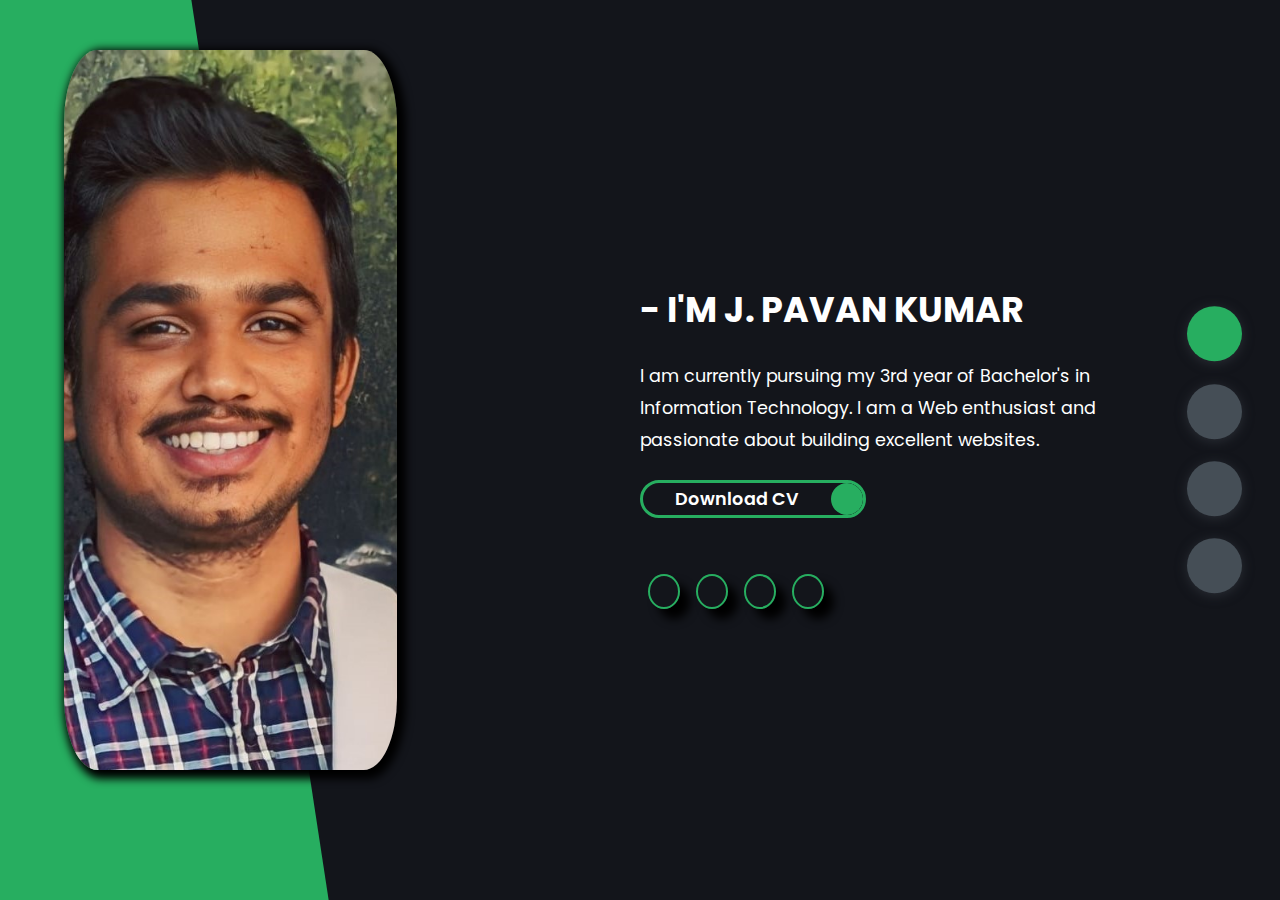
<file: index.html>
<html lang="en">
<head>
    <meta charset="UTF-8">
    <meta http-equiv="X-UA-Compatible" content="IE=edge">
    <meta name="viewport" content="width=device-width, initial-scale=1.0">
    <title>Pavan's Portfolio</title>
    <link rel="stylesheet" href="styles/styles.css">
    <link rel="preconnect" href="https://fonts.googleapis.com">
    <link rel="preconnect" href="https://fonts.gstatic.com" crossorigin>
    <link rel="stylesheet" href="https://cdnjs.cloudflare.com/ajax/libs/font-awesome/6.4.0/css/all.min.css" integrity="sha512-iecdLmaskl7CVkqkXNQ/ZH/XLlvWZOJyj7Yy7tcenmpD1ypASozpmT/E0iPtmFIB46ZmdtAc9eNBvH0H/ZpiBw==" crossorigin="anonymous" referrerpolicy="no-referrer" />
    <link href='https://fonts.googleapis.com/css?family=Poppins' rel='stylesheet'>
    
</head>
<body class="main-content" >
    <header class="section sec1 header active" id="home">
        <div class="header-content">
            <div class="left-header">
                <div class="h-shape"></div>
                <div class="image">
                    <img src="images/pavan_pic_new.jpg" alt="">
                </div>
            </div>
            <div class="right-header">
                <h1 class="name">
                    - I'M <span>J. PAVAN KUMAR</span> 
                </h1>
                <p>I am currently pursuing my 3rd year of Bachelor's in Information Technology. I am a Web enthusiast and passionate about building excellent websites.</p>
                <div class="btn-container">
                    <a href="pavanresumewithpic.pdf" download class="main-btn">
                      <span class="btn-text">Download CV</span>
                        <span class="btn-icon"><i class="fas fa-download"></i></span>
                    </a>
                </div>
                <div class="myicons">
                    <div class="icons">
                     <a href="https://github.com/pavankumarjinde" target="_blank"><i class="fa-brands fa-github"></i></a>   
                    </div>
                    <div class="icons">
                      <a href="https://www.linkedin.com/in/jinde-pavan-kumar-bb9a91213/
                      " target="_blank"><i class="fa-brands fa-linkedin"></i></a>  
                    </div>
                    <div class="icons">
                       <a href="https://www.instagram.com/pavankumarjinde_7/" target="_blank"><i class="fa-brands fa-instagram"></i></a> 
                    </div>
                    <div class="icons">
                       <a href="https://twitter.com/rollarappa007" target="_blank"><i class="fa-brands fa-twitter"></i></a> 
                    </div>
            </div>
            
            </div>
        </div>
        
    </header>
    <main>
        <section class="section sec2 about" id="about">
            <div class="main-title">
                <h2>About <span>me</span></h2>
            </div>
            <div class="about-container">
                <div class="left-about">
                    <h4>Information about me</h4>
                    <p>As a Web Development enthusiast, I bring a unique blend of technical skills and academic knowledge to the table. Proficient in HTML, CSS and JavaScript, currently pursuing a degree in Information Technology, with a focus on Web Development.
                        <br><br>
                        Detail-oriented and dedicated to delivering high-quality work. This is my portfolio cum blog website, where I post my blogs in the other section. I have combined my Web Development and content-creation skills in making this a good blogging website.
                    <br><br> Please do check out my resume in the below link.
                    </p>
                    <div class="btn-container">
                        <a href="pavanresumewithpic.pdf" download class="main-btn">
                            <span class="btn-text">Download CV</span>
                            <span class="btn-icon">
                                <i class="fas fa-download"></i>
                            </span>
                        </a>
                    </div>
                </div>
                <!-- <div class="right-about">
                    <div class="about-item">
                        <div class="abt-text">
                            <p class="large-text">
                                10+
                            </p> 
                            <p class="small-text">
                                Projects <br>Completed
                            </p>
                        </div>
                    </div>
                    <div class="about-item">
                        <div class="abt-text">
                            <p class="large-text">
                                10+
                            </p> 
                            <p class="small-text">
                                Projects <br>Completed
                            </p>
                        </div>
                    </div>
                    <div class="about-item">
                        <div class="abt-text">
                            <p class="large-text">
                                10+
                            </p> 
                            <p class="small-text">
                                Projects <br>Completed
                            </p>
                        </div>
                    </div>
                    <div class="about-item">
                        <div class="abt-text">
                            <p class="large-text">
                                10+
                            </p> 
                            <p class="small-text">
                                Projects <br>Completed
                            </p>
                        </div>
                    </div>
                </div> -->
                
            </div>
            <div class="about-stats">
                <h4 class="stat-title">My Skills</h4>
                <div class="progress-bars">
                    <div class="progress-bar">
                        <p class="prog-title">C</p>
                        <div class="progress-con">
                            <p class="prog-text">95%</p>
                            <div class="progress">
                                <span></span>
                            </div>
                        </div>
                    </div>
                    <div class="progress-bar">
                        <p class="prog-title">html5</p>
                        <div class="progress-con">
                            <p class="prog-text">90%</p>
                            <div class="progress">
                                <span></span>
                            </div>
                        </div>
                    </div>
                    <div class="progress-bar">
                        <p class="prog-title">Python</p>
                        <div class="progress-con">
                            <p class="prog-text">70%</p>
                            <div class="progress">
                                <span></span>
                            </div>
                        </div>
                    </div>
                    <div class="progress-bar">
                        <p class="prog-title">css</p>
                        <div class="progress-con">
                            <p class="prog-text">80%</p>
                            <div class="progress">
                                <span></span>
                            </div>
                        </div>
                    </div>
                    <div class="progress-bar">
                        <p class="prog-title">Java</p>
                        <div class="progress-con">
                            <p class="prog-text">60%</p>
                            <div class="progress">
                                <span></span>
                            </div>
                        </div>
                    </div>
                    <div class="progress-bar">
                        <p class="prog-title">JavaScript</p>
                        <div class="progress-con">
                            <p class="prog-text">68%</p>
                            <div class="progress">
                                <span></span>
                            </div>
                        </div>
                    </div>
                    
                    
                </div>
            </div>
            <h4 class="stat-title">My timeline</h4>
            <div class="timeline">
                <div class="timeline-item">
                    <div class="tl-icon">
                        <i class="fas fa-briefcase"></i>
                    </div>
                    <p class="tl-duration">
                        2009-2018
                    </p>
                    <h5>DAV PUBLIC SCHOOL<span>- 10th</span></h5>
                    <p>I did my schooling from DAV PUBLIC SCHOOL, Safilguda, Hyderabad. I secured 89% marks in my 10th boards</p>
                </div>
                <div class="timeline-item">
                    <div class="tl-icon">
                        <i class="fas fa-briefcase"></i>
                    </div>
                    <p class="tl-duration">
                        2018-2020
                    </p>
                    <h5>Sri Chaitanya Junior College <span>- Intermediate</span></h5>
                    <p>I did my intermediate from Sri Chaitanya Junior College and secured 90.3% in intermediate boards.

                    </p>
                </div>
                <div class="timeline-item">
                    <div class="tl-icon">
                        <i class="fas fa-briefcase"></i>
                    </div>
                    <p class="tl-duration">
                        2020-present
                    </p>
                    <h5>vasavi college of engineering<span> - Bachelor's in information technology</span></h5>
                    <p>Currently pursuing my Bachelor's in Information Technology</p>
                </div>
            </div>
        </section>
        <!-- <section class="section sec3 portfolio" id="portfolio">
            
        </section> -->
        <section class="section sec4" id="blogs">
           <div class="blogs-content">
            <div class="main-title">
                <h2>My <span>Blogs</span></h2>
            </div>
            <div class="blogs">
                <div class="blog">
                    <img src="images/blogpic_1.jpg" alt="">
                    <div class="blog-text">
                        <h4 class="blog-title">
                            How to create your website
                        </h4>
                        <p>Lorem ipsum dolor sit amet, consectetur adipisicing elit. Debitis eligendi facilis optio sunt itaque laboriosam suscipit fugiat beatae aliquam distinctio sint vero nulla sapiente, eos molestiae temporibus doloribus assumenda deserunt.</p>
                    </div>
                </div>
                <div class="blog">
                    <img src="images/blogpic_1.jpg" alt="">
                    <div class="blog-text">
                        <h4 class="blog-title">
                            How to create your website
                        </h4>
                        <p>Lorem ipsum dolor sit amet, consectetur adipisicing elit. Debitis eligendi facilis optio sunt itaque laboriosam suscipit fugiat beatae aliquam distinctio sint vero nulla sapiente, eos molestiae temporibus doloribus assumenda deserunt.</p>
                    </div>
                </div>
                <div class="blog">
                    <img src="images/blogpic_1.jpg" alt="">
                    <div class="blog-text">
                        <h4 class="blog-title">
                            How to create your website
                        </h4>
                        <p>Lorem ipsum dolor sit amet, consectetur adipisicing elit. Debitis eligendi facilis optio sunt itaque laboriosam suscipit fugiat beatae aliquam distinctio sint vero nulla sapiente, eos molestiae temporibus doloribus assumenda deserunt.</p>
                    </div>
                </div>
                
                    <div class="blog">
                        <img src="images/blogpic_1.jpg" alt="">
                        <div class="blog-text">
                            <h4 class="blog-title">
                                How to create your website
                            </h4>
                            <p>Lorem ipsum dolor sit amet, consectetur adipisicing elit. Debitis eligendi facilis optio sunt itaque laboriosam suscipit fugiat beatae aliquam distinctio sint vero nulla sapiente, eos molestiae temporibus doloribus assumenda deserunt.</p>
                        </div>
                    </div>
                
            </div>
           </div>
        </section>
        <section class="section sec5 contact" id="contact">
           <div class="contact-container">
            <div class="main-title">
                <h2>Contact <span>me</span></h2>
            </div>
            <div class="contact-content-con"></div>
           </div>
        </section>
    </main>
    <div class="controlls">
        <div class="control control-1 active-btn" data-id="home">
            <i class="fas fa-home"></i>
        </div>
        <div class="control control-2" data-id="about">
            <i class="fas fa-user"></i>
        </div>
        <!-- <div class="control control-3" data-id="portfolio">
            <i class="fas fa-briefcase"></i>
        </div> -->
        <div class="control control-4" data-id="blogs">
            <i class="fas fa-newspaper"></i>
        </div>
        <div class="control control-5" data-id="contact">
            <i class="fas fa-envelope-open"></i>
        </div>
        
    </div>
    
    
    <script src="app.js"></script>
</body>
</html>
</file>
<file: styles/styles.css>
* {
  margin: 0;
  padding: 0;
  box-sizing: border-box;
  list-style: none;
}

a {
  text-decoration: none;
  color: inherit;
  font-family: inherit;
}

:root {
  --color-primary: #13151b;
  --color-secondary: #27ae60;
  --color-white: #ffffff;
  --color-black: #000;
  --color-grey0: #f8f8f8;
  --color-grey-1: #dbe1e8;
  --color-grey-2: #b2becd;
  --color-grey-3: #6c7983;
  --color-grey-4: #454e56;
  --color-grey-5: #2a2e35;
  --color-grey-6: #12181b;
  --br-sm-2:14px;
}

body {
  background-color: var(--color-primary);
  font-family: "Poppins", sans-serif;
  font-size: 1.1rem;
  color: var(--color-white);
  transition: all 0.4s ease-in-out;
}

section {
  min-height: 100vh;
  width: 100%;
  position: absolute;
  left: 0;
  top: 0;
  padding: 3rem 18rem;
}

header {
  height: 100vh;
  color: var(--color-white);
  overflow: hidden;
}

h1 {
  color: white;
}

.section {
  transform: translateY(-100%) scale(0);
  transition: all 0.4 ease-in-out;
  background-color: var(--color-primary);
}

.sec1 {
  display: none;
  transform: translateY(0) scale(1);
}

.sec2 {
  display: none;
  transform: translateY(0) scale(1);
}

.sec3 {
  display: none;
  transform: translateY(0) scale(1);
}

.sec4 {
  display: none;
  transform: translateY(0) scale(1);
}

.sec5 {
  display: none;
  transform: translateY(0) scale(1);
}

.active {
  display: block;
}

.controlls {
  position: fixed;
  z-index: 10;
  top: 50%;
  right: 3%;
  display: flex;
  flex-direction: column;
  align-items: center;
  justify-content: center;
  transform: translateY(-50%);
}

.controlls .control {
  padding: 0.1rem;
  cursor: pointer;
  background-color: var(--color-grey-4);
  width: 55px;
  height: 55px;
  display: flex;
  justify-content: center;
  align-items: center;
  border-radius: 50%;
  margin: 0.7rem 0;
  box-shadow: 0px 2px 12px var(--color-grey-5);
}

.controlls .active-btn {
  background-color: var(--color-secondary);
  transition: all 0.4s ease-in-out;
}

.controlls .control i {
  pointer-events: none;
  font-size: small;
}

img {
  width: 65px;
}

.header-content {
  display: grid;
  grid-template-columns: repeat(2, 1fr);
  height: 100%;
}
.header-content .left-header {
  display: flex;
  align-items: center;
  position: relative;
}
.header-content .left-header .h-shape {
  transition: all 0.4s ease-in-out;
  width: 65%;
  height: 100%;
  background-color: var(--color-secondary);
  position: absolute;
  left: 0;
  top: 0;
  z-index: -1;
  -webkit-clip-path: polygon(0 0, 46% 0, 79% 100%, 0% 100%);
          clip-path: polygon(0 0, 46% 0, 79% 100%, 0% 100%);
}
.header-content .left-header .image {
  height: 100%;
  width: 65%;
  margin-top: 100px;
  margin-left: 4rem;
  transition: all 0.4s ease-in-out;
}
.header-content .left-header .image img {
  width: 80%;
  height: 80%;
  -o-object-fit: cover;
     object-fit: cover;
  transition: all 0.4s ease;
  border-radius: 10%;
  box-shadow: 4px 4px 8px 5px rgb(0, 0, 0);
}
.header-content .right-header {
  display: flex;
  flex-direction: column;
  justify-content: center;
  padding-right: 10rem;
}
.header-content .right-header .name {
  font-size: 35px;
}
.header-content .right-header .name span {
  font-size: 35px;
}
.header-content .right-header p {
  margin: 1.5rem 0;
  line-height: 2rem;
}

.btn-container {
  display: flex;
  align-self: flex-start;
}

.main-btn {
  border-radius: 30px;
  color: inherit;
  font-weight: 600;
  position: relative;
  border: 3px solid var(--color-secondary);
  display: flex;
  align-self: flex-start;
  display: flex;
  align-items: center;
  overflow: hidden;
}
.main-btn .btn-text {
  padding: 0 2rem;
}
.main-btn .btn-icon {
  background-color: var(--color-secondary);
  display: flex;
  align-items: center;
  justify-content: center;
  border-radius: 50%;
  padding: 1rem;
}
.main-btn::before {
  content: "";
  position: absolute;
  top: 0;
  right: 0;
  transform: translateX(100%);
  transition: all 0.25s ease-in-out;
  z-index: -1;
}
.main-btn:hover::before {
  width: 100%;
  height: 100%;
  background-color: var(--color-secondary);
  transform: translateX(0);
}

.myicons {
  display: flex;
  flex-direction: row;
  justify-content: center;
  align-items: center;
  position: relative;
  margin-top: 10%;
  margin-right: 60%;
}

.icons {
  border: 2px solid var(--color-secondary);
  padding: 8px;
  font-size: 40px;
  display: flex;
  justify-content: center;
  align-items: center;
  margin: 8px;
  border-radius: 90%;
  width: 75px;
  height: 35px;
  box-shadow: 10px 10px 10px var(--color-black);
  cursor: pointer;
}

.icons i {
  font-size: 20px;
}

.main-title {
  text-align: center;
}
.main-title h2 {
  position: relative;
  text-transform: uppercase;
  font-size: 4rem;
  font-weight: 700;
}
.main-title h2 span {
  color: var(--color-secondary);
}

.about-container {
  padding-top: 3.5rem;
  padding-bottom: 5rem;
  position: relative;
}
.about-container .left-about {
  padding-right: 1rem;
  width: 100%;
  display: flex;
  flex-direction: column;
}
.about-container .left-about p {
  line-height: 2rem;
  padding: 1.5rem;
  color: var(--color-grey-1);
}
.about-container .left-about h4 {
  font-size: 1rem;
  text-transform: uppercase;
}

.timeline {
  display: grid;
  grid-template-columns: repeat(2, 1fr);
  grid-gap: 2rem;
  padding-bottom: 3rem;
}
.timeline .timeline-item {
  position: relative;
  padding-left: 3rem;
  border-left: 1px solid var(--color-grey-5);
}
.timeline .timeline-item .tl-icon {
  position: absolute;
  left: -27px;
  top: 0;
  background-color: var(--color-secondary);
  width: 50px;
  height: 50px;
  border-radius: 50%;
  display: flex;
  align-items: center;
  justify-content: center;
}
.timeline .timeline-item .tl-icon i {
  font-size: 1.3rem;
}
.timeline .timeline-item .tl-duration {
  padding: 0.2rem 0.6rem;
  background-color: var(--color-grey-5);
  border-radius: 15px;
  display: inline-block;
  font-size: 0.7rem;
  text-transform: uppercase;
  font-weight: bold;
}
.timeline .timeline-item h5 {
  padding: 1rem 0;
  text-transform: uppercase;
  font-size: 1.3rem;
  font-weight: 500;
}
.timeline .timeline-item h5 span {
  color: var(--color-grey-2);
  font-weight: 500;
  font-size: 1.2rem;
}
.timeline .timeline-item p {
  color: var(--color-grey-2);
}

.stat-title {
  text-transform: uppercase;
  font-size: 1.4rem;
  text-align: center;
  padding: 3.5rem 0;
  position: relative;
}
.stat-title::before {
  content: "";
  position: absolute;
  left: 50%;
  top: 0;
  width: 40%;
  height: 1px;
  background-color: var(--color-grey-5);
  transform: translateX(-50%);
}

.about-stats {
  padding-bottom: 4rem;
}
.about-stats .progress-bars {
  display: grid;
  grid-template-columns: repeat(2, 1fr);
  grid-gap: 2rem;
}
.about-stats .progress-bars .progress-bar {
  display: flex;
  flex-direction: column;
}
.about-stats .progress-bars .progress-bar .prog-title {
  text-transform: uppercase;
  font-weight: 500;
}
.about-stats .progress-bars .progress-bar .progress-con {
  display: flex;
  align-items: center;
}
.about-stats .progress-bars .progress-bar .progress-con .prog-text {
  color: var(--color-grey-2);
}
.about-stats .progress-bars .progress-bar .progress-con .progress {
  width: 100%;
  height: 0.45rem;
  background-color: var(--color-grey-4);
  margin-left: 1rem;
  position: relative;
}
.about-stats .progress-bars .progress-bar .progress-con .progress span {
  position: absolute;
  top: 0;
  left: 0;
  height: 100%;
  background-color: gold;
  transition: all 0.4s ease-in-out;
  width: 90%;
}

.blogs {
  display: grid;
  grid-template-columns: repeat(2, 1fr);
  grid-gap: 2rem;
  margin-top: 3rem;
}
.blogs .blog {
  position: relative;
  background-color: var(--color-grey-5);
  border-radius: 5px;
  box-shadow: 1px 1px 20px rgba(0, 0, 0, 0.1);
  transition: all 0.4s ease-in-out;
  cursor: pointer;
}
.blogs .blog img {
  width: 100%;
  -o-object-fit: cover;
     object-fit: cover;
  border-top-left-radius: 5px;
  border-top-right-radius: 5px;
}
.blogs .blog .blog-text {
  padding: 1.1rem;
  border-top: 8px solid var(--color-secondary);
}
.blogs .blog .blog-text h4 {
  font-size: 1.5rem;
  margin-bottom: 0.7rem;
  transition: all 0.4s ease-in-out;
  cursor: pointer;
  color: var(--color-white);
}
.blogs .blog .blog-text p {
  color: var(--color-grey-1);
}
.blogs .blog:hover {
  box-shadow: 0px 1px 20px rgba(0, 0, 0, 0.3);
  transform: translateY(-5px);
  transition: all 0.4s ease-in-out;
  transform: scale(1.04);
}
.blogs .blog:hover img {
  box-shadow: 1px 4px 20px rgba(0, 0, 0, 0.8);
}/*# sourceMappingURL=styles.css.map */
</file>
<file: Portfolio/styles/styles.css>
* {
  margin: 0;
  padding: 0;
  box-sizing: border-box;
  list-style: none;
}

a {
  text-decoration: none;
  color: inherit;
  font-family: inherit;
}

:root {
  --color-primary: #13151b;
  --color-secondary: #27ae60;
  --color-white: #ffffff;
  --color-black: #000;
  --color-grey0: #f8f8f8;
  --color-grey-1: #dbe1e8;
  --color-grey-2: #b2becd;
  --color-grey-3: #6c7983;
  --color-grey-4: #454e56;
  --color-grey-5: #2a2e35;
  --color-grey-6: #12181b;
  --br-sm-2:14px;
}

body {
  background-color: var(--color-primary);
  font-family: "Poppins", sans-serif;
  font-size: 1.1rem;
  color: var(--color-white);
  transition: all 0.4s ease-in-out;
}

section {
  min-height: 100vh;
  width: 100%;
  position: absolute;
  left: 0;
  top: 0;
  padding: 3rem 18rem;
}

header {
  height: 100vh;
  color: var(--color-white);
  overflow: hidden;
}

h1 {
  color: white;
}

.section {
  transform: translateY(-100%) scale(0);
  transition: all 0.4 ease-in-out;
  background-color: var(--color-primary);
}

.sec1 {
  display: none;
  transform: translateY(0) scale(1);
}

.sec2 {
  display: none;
  transform: translateY(0) scale(1);
}

.sec3 {
  display: none;
  transform: translateY(0) scale(1);
}

.sec4 {
  display: none;
  transform: translateY(0) scale(1);
}

.sec5 {
  display: none;
  transform: translateY(0) scale(1);
}

.active {
  display: block;
}

.controlls {
  position: fixed;
  z-index: 10;
  top: 50%;
  right: 3%;
  display: flex;
  flex-direction: column;
  align-items: center;
  justify-content: center;
  transform: translateY(-50%);
}

.controlls .control {
  padding: 0.1rem;
  cursor: pointer;
  background-color: var(--color-grey-4);
  width: 55px;
  height: 55px;
  display: flex;
  justify-content: center;
  align-items: center;
  border-radius: 50%;
  margin: 0.7rem 0;
  box-shadow: 0px 2px 12px var(--color-grey-5);
}

.controlls .active-btn {
  background-color: var(--color-secondary);
  transition: all 0.4s ease-in-out;
}

.controlls .control i {
  pointer-events: none;
  font-size: small;
}

img {
  width: 65px;
}

.header-content {
  display: grid;
  grid-template-columns: repeat(2, 1fr);
  height: 100%;
}
.header-content .left-header {
  display: flex;
  align-items: center;
  position: relative;
}
.header-content .left-header .h-shape {
  transition: all 0.4s ease-in-out;
  width: 65%;
  height: 100%;
  background-color: var(--color-secondary);
  position: absolute;
  left: 0;
  top: 0;
  z-index: -1;
  -webkit-clip-path: polygon(0 0, 46% 0, 79% 100%, 0% 100%);
          clip-path: polygon(0 0, 46% 0, 79% 100%, 0% 100%);
}
.header-content .left-header .image {
  height: 100%;
  width: 65%;
  margin-top: 100px;
  margin-left: 4rem;
  transition: all 0.4s ease-in-out;
}
.header-content .left-header .image img {
  width: 80%;
  height: 80%;
  -o-object-fit: cover;
     object-fit: cover;
  transition: all 0.4s ease;
  border-radius: 10%;
  box-shadow: 4px 4px 8px 5px rgb(0, 0, 0);
}
.header-content .right-header {
  display: flex;
  flex-direction: column;
  justify-content: center;
  padding-right: 10rem;
}
.header-content .right-header .name {
  font-size: 35px;
}
.header-content .right-header .name span {
  font-size: 35px;
}
.header-content .right-header p {
  margin: 1.5rem 0;
  line-height: 2rem;
}

.btn-container {
  display: flex;
  align-self: flex-start;
}

.main-btn {
  border-radius: 30px;
  color: inherit;
  font-weight: 600;
  position: relative;
  border: 3px solid var(--color-secondary);
  display: flex;
  align-self: flex-start;
  display: flex;
  align-items: center;
  overflow: hidden;
}
.main-btn .btn-text {
  padding: 0 2rem;
}
.main-btn .btn-icon {
  background-color: var(--color-secondary);
  display: flex;
  align-items: center;
  justify-content: center;
  border-radius: 50%;
  padding: 1rem;
}
.main-btn::before {
  content: "";
  position: absolute;
  top: 0;
  right: 0;
  transform: translateX(100%);
  transition: all 0.25s ease-in-out;
  z-index: -1;
}
.main-btn:hover::before {
  width: 100%;
  height: 100%;
  background-color: var(--color-secondary);
  transform: translateX(0);
}

.myicons {
  display: flex;
  flex-direction: row;
  justify-content: center;
  align-items: center;
  position: relative;
  margin-top: 10%;
  margin-right: 60%;
}

.icons {
  border: 2px solid var(--color-secondary);
  padding: 8px;
  font-size: 40px;
  display: flex;
  justify-content: center;
  align-items: center;
  margin: 8px;
  border-radius: 90%;
  width: 75px;
  height: 35px;
  box-shadow: 10px 10px 10px var(--color-black);
  cursor: pointer;
}

.icons i {
  font-size: 20px;
}

.main-title {
  text-align: center;
}
.main-title h2 {
  position: relative;
  text-transform: uppercase;
  font-size: 4rem;
  font-weight: 700;
}
.main-title h2 span {
  color: var(--color-secondary);
}

.about-container {
  padding-top: 3.5rem;
  padding-bottom: 5rem;
  position: relative;
}
.about-container .left-about {
  padding-right: 1rem;
  width: 100%;
  display: flex;
  flex-direction: column;
}
.about-container .left-about p {
  line-height: 2rem;
  padding: 1.5rem;
  color: var(--color-grey-1);
}
.about-container .left-about h4 {
  font-size: 1rem;
  text-transform: uppercase;
}

.timeline {
  display: grid;
  grid-template-columns: repeat(2, 1fr);
  grid-gap: 2rem;
  padding-bottom: 3rem;
}
.timeline .timeline-item {
  position: relative;
  padding-left: 3rem;
  border-left: 1px solid var(--color-grey-5);
}
.timeline .timeline-item .tl-icon {
  position: absolute;
  left: -27px;
  top: 0;
  background-color: var(--color-secondary);
  width: 50px;
  height: 50px;
  border-radius: 50%;
  display: flex;
  align-items: center;
  justify-content: center;
}
.timeline .timeline-item .tl-icon i {
  font-size: 1.3rem;
}
.timeline .timeline-item .tl-duration {
  padding: 0.2rem 0.6rem;
  background-color: var(--color-grey-5);
  border-radius: 15px;
  display: inline-block;
  font-size: 0.7rem;
  text-transform: uppercase;
  font-weight: bold;
}
.timeline .timeline-item h5 {
  padding: 1rem 0;
  text-transform: uppercase;
  font-size: 1.3rem;
  font-weight: 500;
}
.timeline .timeline-item h5 span {
  color: var(--color-grey-2);
  font-weight: 500;
  font-size: 1.2rem;
}
.timeline .timeline-item p {
  color: var(--color-grey-2);
}

.stat-title {
  text-transform: uppercase;
  font-size: 1.4rem;
  text-align: center;
  padding: 3.5rem 0;
  position: relative;
}
.stat-title::before {
  content: "";
  position: absolute;
  left: 50%;
  top: 0;
  width: 40%;
  height: 1px;
  background-color: var(--color-grey-5);
  transform: translateX(-50%);
}

.about-stats {
  padding-bottom: 4rem;
}
.about-stats .progress-bars {
  display: grid;
  grid-template-columns: repeat(2, 1fr);
  grid-gap: 2rem;
}
.about-stats .progress-bars .progress-bar {
  display: flex;
  flex-direction: column;
}
.about-stats .progress-bars .progress-bar .prog-title {
  text-transform: uppercase;
  font-weight: 500;
}
.about-stats .progress-bars .progress-bar .progress-con {
  display: flex;
  align-items: center;
}
.about-stats .progress-bars .progress-bar .progress-con .prog-text {
  color: var(--color-grey-2);
}
.about-stats .progress-bars .progress-bar .progress-con .progress {
  width: 100%;
  height: 0.45rem;
  background-color: var(--color-grey-4);
  margin-left: 1rem;
  position: relative;
}
.about-stats .progress-bars .progress-bar .progress-con .progress span {
  position: absolute;
  top: 0;
  left: 0;
  height: 100%;
  background-color: gold;
  transition: all 0.4s ease-in-out;
  width: 90%;
}

.blogs {
  display: grid;
  grid-template-columns: repeat(2, 1fr);
  grid-gap: 2rem;
  margin-top: 3rem;
}
.blogs .blog {
  position: relative;
  background-color: var(--color-grey-5);
  border-radius: 5px;
  box-shadow: 1px 1px 20px rgba(0, 0, 0, 0.1);
  transition: all 0.4s ease-in-out;
  cursor: pointer;
}
.blogs .blog img {
  width: 100%;
  -o-object-fit: cover;
     object-fit: cover;
  border-top-left-radius: 5px;
  border-top-right-radius: 5px;
}
.blogs .blog .blog-text {
  padding: 1.1rem;
  border-top: 8px solid var(--color-secondary);
}
.blogs .blog .blog-text h4 {
  font-size: 1.5rem;
  margin-bottom: 0.7rem;
  transition: all 0.4s ease-in-out;
  cursor: pointer;
  color: var(--color-white);
}
.blogs .blog .blog-text p {
  color: var(--color-grey-1);
}
.blogs .blog:hover {
  box-shadow: 0px 1px 20px rgba(0, 0, 0, 0.3);
  transform: translateY(-5px);
  transition: all 0.4s ease-in-out;
  transform: scale(1.04);
}
.blogs .blog:hover img {
  box-shadow: 1px 4px 20px rgba(0, 0, 0, 0.8);
}/*# sourceMappingURL=styles.css.map */
</file>
